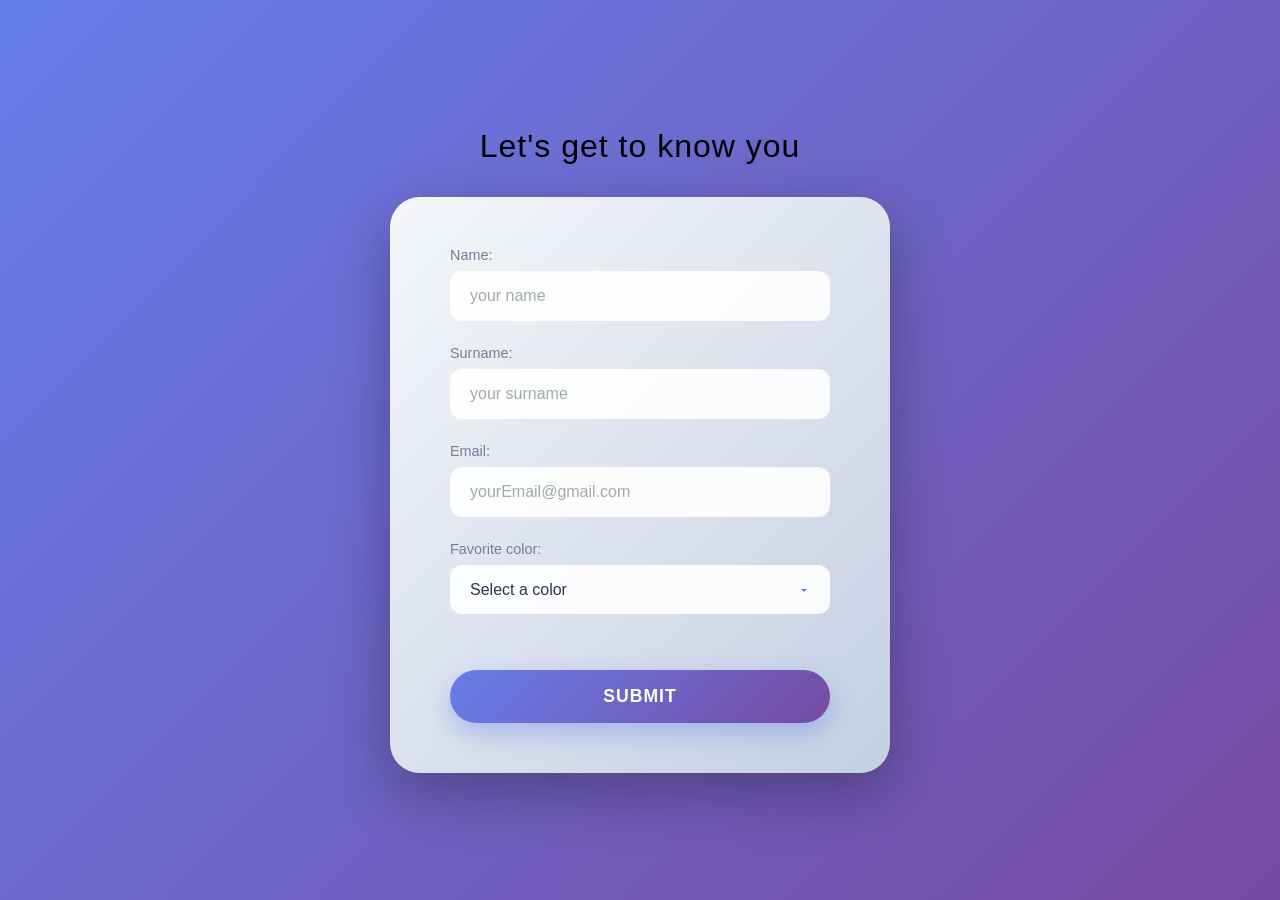
<file: index.html>
<!DOCTYPE html>
<html lang="en">
<head>
    <meta charset="UTF-8">
    <meta name="viewport" content="width=device-width, initial-scale=1.0">
    <title>Personal details form</title>
    <link rel="stylesheet" href="form/style.css">
</head>
<body>
    <h1 class="form-title">Let's get to know you</h1>
    <div class="form-container">
        <form id="informationForm">
            <div class="form-grp">
                <label for="name">Name:</label>
                <input type="text" id="name" name="name" placeholder="your name" required>
            </div>
            <div class="form-grp">
                <label for="surname">Surname:</label>
                <input type="text" id="surname" name="surname" placeholder="your surname" required>
            </div>
            <div class="form-grp">
                <label for="email">Email:</label>
                <input type="email" name="email" id="email" placeholder="yourEmail@gmail.com" required>
            </div>
            <div class="form-grp">
                <label for="color">Favorite color:</label>
                <select id="color" name="color" required>
                    <option value="">Select a color</option>
                    <option value="Blue" data-color="blue">Blue</option>
                    <option value="Green" data-color="green">Green</option>
                    <option value="Orange" data-color="orange">Orange</option>
                    <option value="Purple" data-color="purple">Purple</option>
                    <option value="Red" data-color="red">Red</option>
                    <option value="Yellow" data-color="yellow">Yellow</option>
                    <option value="Pink" data-color="pink">Pink</option>
                </select>
            </div>
            <button type="submit" class="submit-btn">Submit</button>
                
        </form>
    </div>
    <script src="form/script.js"></script>
</body>
</html>
</file>
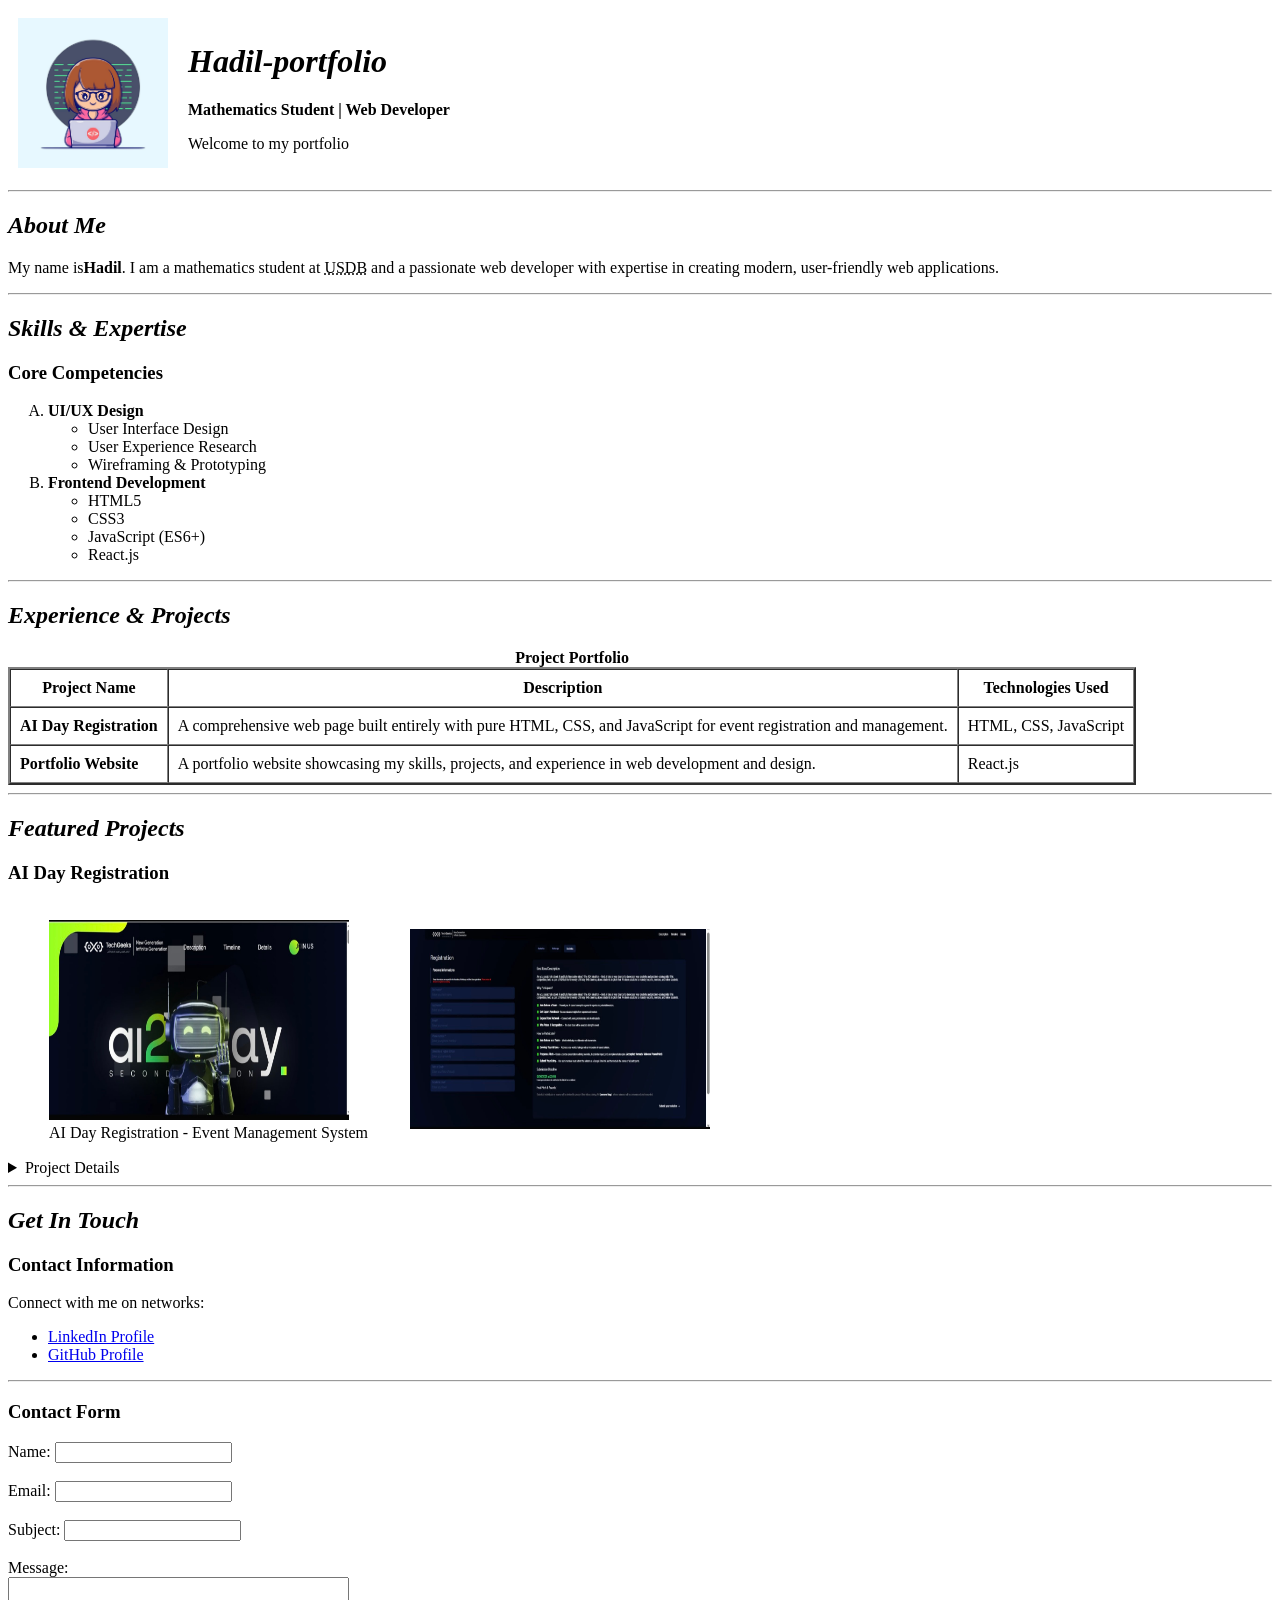
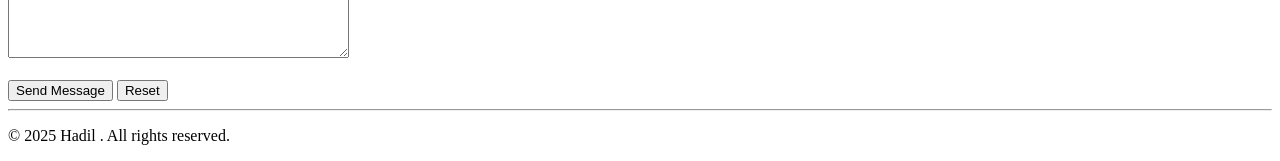
<file: portfolio/prtf.html>
<!DOCTYPE html>
<html lang="en">
<head>
    <meta charset="UTF-8">
    <meta name="viewport" content="width=device-width, initial-scale=1.0">
    <title>Hadil Rezki - Portfolio </title>
</head>
<body>
    <table border="0" cellpadding="10" cellspacing="0" >
        <tr>
            <td valgin="top">
                <img src="images/IMG_7517.jpeg" alt="Hadil Photo" width="150" height="150"> 
            </td>
            <td valgin="top">
                <h1><i>Hadil-portfolio</i></h1>
        
                <p><strong>Mathematics Student | Web Developer </strong></p>
                <p>Welcome to  my portfolio</p>
            </td>
        </tr>
        
    </table>
    <hr>
    <h2><i>About Me</i></h2>
    <p>My name is<strong>Hadil</strong>. I am a mathematics student at <abbr title="University of Science and Technology">USDB</abbr> and a passionate web developer with expertise in creating modern, user-friendly web applications.</p>
    <hr>
            
    <h2><i>Skills & Expertise</i></h2>
            
    <h3>Core Competencies</h3>
    <ol type="A">
        <li><strong>UI/UX Design</strong>
            <ul>
                <li>User Interface Design</li>
                <li>User Experience Research</li>
                <li>Wireframing & Prototyping</li>
            </ul>
        </li>
        <li><strong>Frontend Development</strong>
            <ul>
                <li>HTML5</li>
                <li>CSS3</li>
                <li>JavaScript (ES6+)</li>
                <li>React.js</li>
            </ul>
        </li>
    </ol>
    <hr>

     <h2><i>Experience & Projects</i></h2>
            
    <table border="2" cellpadding="9" cellspacing="0">
        <caption><strong>Project Portfolio</strong></caption>
        <thead>
            <tr>
                <th scope="col">Project Name</th>
                <th scope="col">Description</th>
                <th scope="col">Technologies Used</th>
            </tr>
        </thead>
        <tbody>
            <tr>
                <td><strong>AI Day Registration</strong></td>
                <td>A comprehensive web page built entirely with pure HTML, CSS, and JavaScript for event registration and management.</td>
                <td>HTML, CSS, JavaScript</td>
            </tr>
            <tr>
                <td><strong>Portfolio Website</strong></td>
                <td>A  portfolio website showcasing my skills, projects, and experience in web development and design.</td>
                <td>React.js</td>
            </tr>
        </tbody>
    </table>
    <hr>
           
    <h2><i>Featured Projects</i></h2>
    
            
    <h3>AI Day Registration</h3>
    <table border="0" cellpading="10" cellspacing="0">
        <td valgin=top">
            <figure>
              <img src="images/IMG_7509.jpeg" alt="AI Day Registration Project Screenshot" width="300" height="200">
              <figcaption>AI Day Registration - Event Management System</figcaption>
           </figure>
        </td>
        <td valgin="top"> 
            <img src="images/IMG_7510.jpeg" alt="ai day" width="300" height="200">
        </td>  
    </table>    
    <details>
        <summary>Project Details</summary>
        <p>This project demonstrates my ability to create functional web applications using core web technologies. The registration system includes form validation, user interface design, and interactive elements built with pure JavaScript.</p>
    </details>

        
        
          
       
    <hr>
    <h2><i>Get In Touch</i></h2>
           
    <h3>Contact Information</h3>
                
    <p>Connect with me on networks:</p>
    <ul>
        <li><a href="https://www.linkedin.com/in/Hadil Rezki" target="_blank" rel="noopener noreferrer">LinkedIn Profile</a></li>
        <li><a href="https://github.com/Hadilrzki" target="_blank" rel="noopener noreferrer">GitHub Profile</a></li>
    </ul>
               
    <hr>
    <h3>Contact Form</h3>
                
                        
    <label for="name">Name:</label>
    <input type="text" id="name" name="name" required><br><br>
                        
    <label for="email">Email:</label>
    <input type="email" id="email" name="email" required><br><br>
                        
   <label for="subject">Subject:</label>
   <input type="text" id="subject" name="subject" required><br><br>
                        
    <label for="message">Message:</label><br>
    <textarea id="message" name="message" rows="5" cols="40" required></textarea><br><br>
                        
    <button type="submit">Send Message</button>
    <button type="reset">Reset</button>
    <hr>
    <p>&copy; <time datetime="2025">2025</time> Hadil . All rights reserved.</p>
    
    
</html>
</file>
<file: form/style.css>
* {
    margin: 0;
    padding: 0;
    box-sizing: border-box;
}
body {
    font-family: 'Segoe UI', Tahoma, Geneva, Verdana, sans-serif;
    background: linear-gradient(135deg, #667eea 0%, #764ba2 100%);
    min-height: 100vh;
    display: flex;
    flex-direction: column;
    justify-content: center;
    align-items: center;
    padding: 20px;
}
.form-container {
    background: linear-gradient(135deg, #f5f7fa 0%, #c3cfe2 100%);
    border-radius: 30px;
    padding: 50px 60px;
    box-shadow: 0 20px 60px rgba(0, 0, 0, 0.3);
    max-width: 500px;
    width: 100%;
}
.form-title {
    color: black;
    font-size:  2rem;
    font-weight: 300;
    margin-bottom: 2rem;
    text-align: center;
    letter-spacing: 1px;
}

.form-grp {
    margin-bottom: 1.5rem;
}

label {
    display: block;
    color: #718096;
    font-size: 0.9rem;
    margin-bottom: 0.5rem;
    font-weight: 500;
}
input[type="text"],
input[type="email"],
select {
    width: 100%;
    padding: 14px 18px;
    border: 2px solid transparent;
    border-radius: 12px;
    background: rgba(255, 255, 255, 0.9);
    font-size: 1rem;
    color: #2d3748;
    transition: all 0.3s ease;
    outline: none;
    cursor: pointer;
}

input[type="text"]:focus,
input[type="email"]:focus,
select:focus {
    border-color: #667eea;
    background: #ffffff;
    box-shadow: 0 0 0 3px rgba(102, 126, 234, 0.1);
}
input::placeholder {
    color: #a0aea0;
}
select {
    appearance: none;
    background-image: url("data:image/svg+xml, %3Csvg xmlns='http://www.w3.org/2000/svg' width='12' height='12' viewBox='0 0 12 12'%3E%3Cpath fill='%23667eea' d='M6 9l-3-3h6z'/%3E%3C/svg%3E");
    background-repeat: no-repeat;
    background-position: right 18px center;
    padding-right: 45px;

}
select option{
    padding:  10px;
    font-weight: 500;
}
select option[data-color="blue"]{
    background-color: #667eea;
    color: white;
}
select option[data-color="purple"]{
    background-color: #764ba2;
    color: white;
}
select option[data-color="green"]{
    background-color: #4ce06e;
    color: white;
}
select option[data-color="orange"]{
    background-color: #f7971e;
    color: white;
}
select option[data-color="red"]{
    background-color: #e43a15;
    color: white;
}
select option[data-color="pink"]{
    background-color: #ff6a88;
    color: white;
}
select option[data-color="yellow"]{
    background-color: #f9d423;
    color: white;
}
.submit-btn {
    width: 100%;
    padding:  16px;
    background: linear-gradient(135deg, #667eea 0%, #764ba2 100%);
    color: white ;
    border:  none;
    border-radius: 50px;
    font-size:  1.1rem;
    font-weight: 600;
    cursor: pointer;
    margin-top: 2rem;
    text-transform: uppercase;
    letter-spacing: 1px;
    transition: all 0.3s ease;
    box-shadow: 0 10px 25px rgba(102,126, 234, 0.4 );
}

.submit-btn:hover {
    transform: translateY(-2px);
    box-shadow: 0 15px 35px rgba(102, 126, 234,0.5);
}
.submit-btn:active {
    transform: translateY(0);
}

@media (max-width: 600px) {
    .form-container {
        padding: 30px 20px;
    }
    .form-title {
        font-size: 1.5rem;
    }
}
</file>
